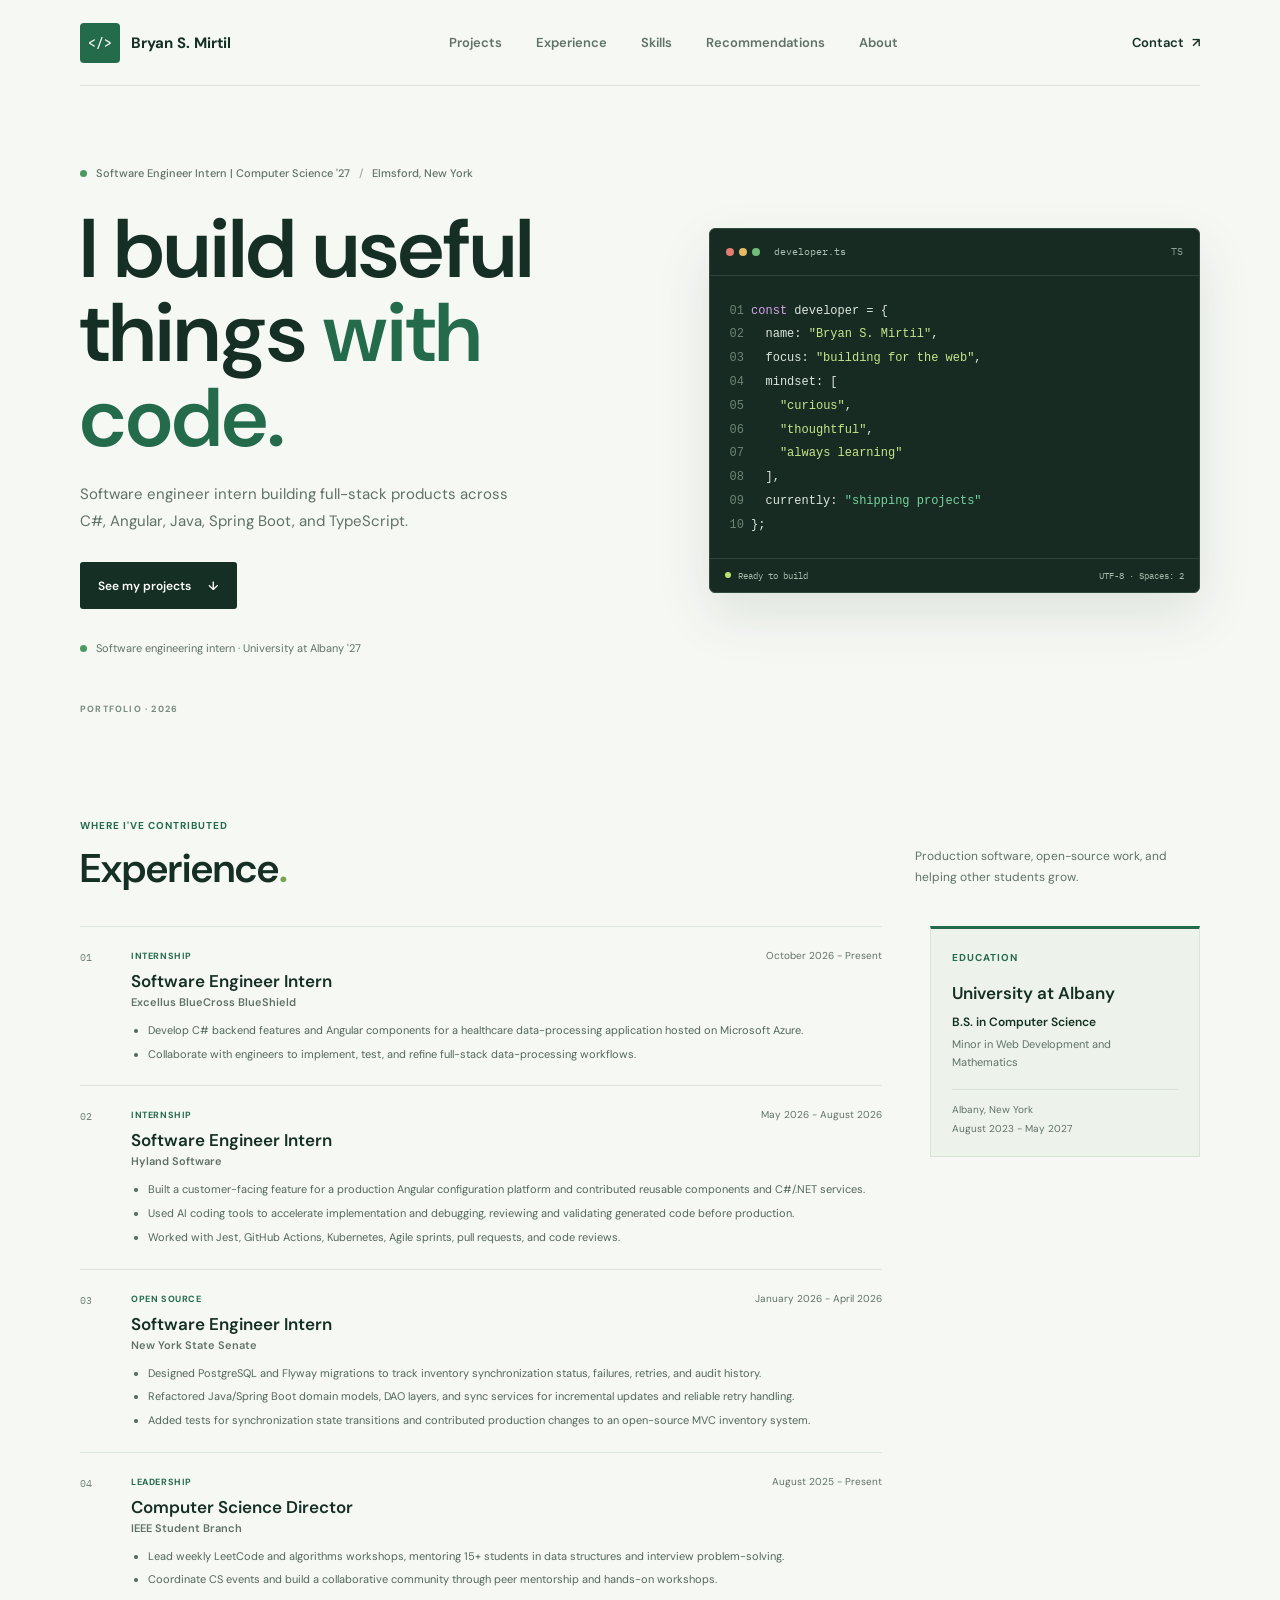
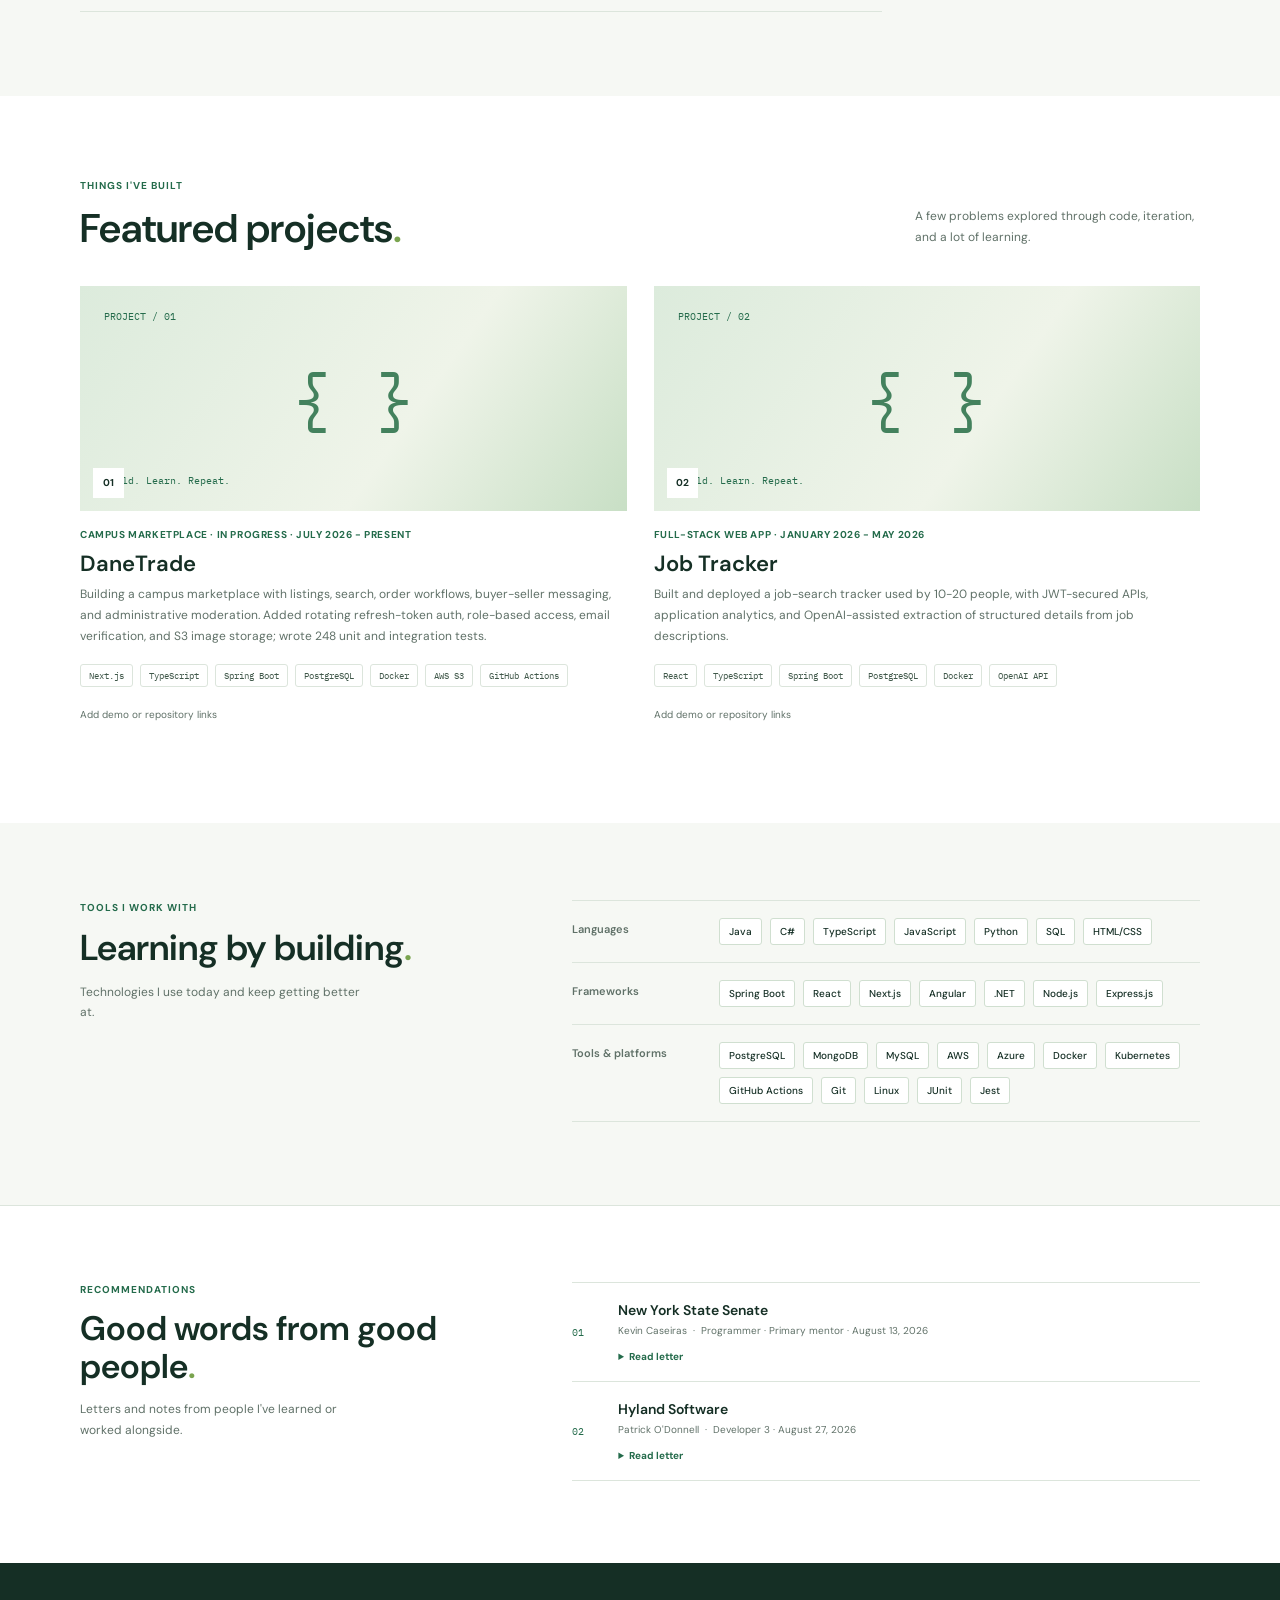
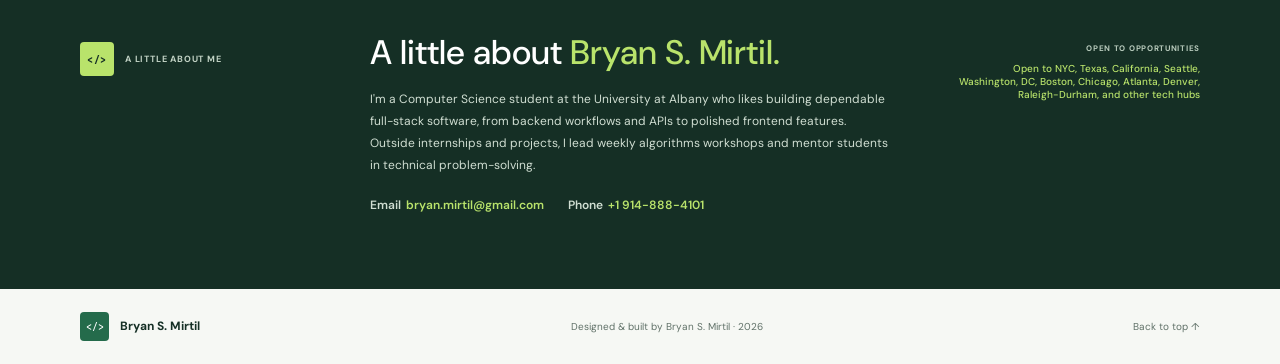
<file: index.html>
<!doctype html>
<html lang="en">
  <head>
    <meta charset="utf-8">
    <meta name="viewport" content="width=device-width, initial-scale=1">
    <meta name="theme-color" content="#f6f8f4">
    <meta name="description" content="Software engineering portfolio, projects, and contact information.">
    <title>Your Name | Software Engineer</title>
    <link rel="preconnect" href="https://fonts.googleapis.com">
    <link rel="preconnect" href="https://fonts.gstatic.com" crossorigin>
    <link href="https://fonts.googleapis.com/css2?family=DM+Sans:wght@400;500;600;700&family=IBM+Plex+Mono:wght@400;500;600&display=swap" rel="stylesheet">
    <link rel="stylesheet" href="styles.css?v=5">
    <script src="content.js?v=8" defer></script>
    <script src="app.js?v=7" defer></script>
  </head>
  <body>
    <header class="site-header">
      <a class="wordmark" href="#top" aria-label="Your Name, home"><span class="wordmark-mark" aria-hidden="true">&lt;/&gt;</span><span data-name>Your Name</span></a>
      <nav class="main-nav" aria-label="Main navigation">
        <a href="#work">Projects</a>
        <a href="#experience">Experience</a>
        <a href="#skills">Skills</a>
        <a href="#recommendations">Recommendations</a>
        <a href="#about">About</a>
      </nav>
      <a class="header-contact" href="contact.html">Contact <span aria-hidden="true">↗</span></a>
    </header>

    <main id="top">
      <section class="hero section-wrap" aria-labelledby="hero-title">
        <div class="hero-copy">
          <p class="eyebrow"><span class="status-dot" aria-hidden="true"></span><span data-role>Aspiring Software Engineer</span><span class="eyebrow-divider">/</span><span data-location>Based in your city</span></p>
          <h1 id="hero-title">I build useful things <span>with code.</span></h1>
          <p class="hero-intro" data-intro>I'm Your Name, an aspiring software engineer who enjoys turning thoughtful ideas into reliable, accessible software.</p>
          <div class="hero-actions">
            <a class="button button-dark" href="#work">See my projects <span aria-hidden="true">↓</span></a>
            <a class="text-link" data-github-link href="https://github.com/">GitHub <span aria-hidden="true">↗</span></a>
            <a class="text-link" data-linkedin-link href="https://linkedin.com/">LinkedIn <span aria-hidden="true">↗</span></a>
          </div>
          <p class="hero-note"><span class="status-dot" aria-hidden="true"></span><span data-availability>Open to internships and opportunities</span></p>
        </div>
        <div class="code-window" aria-label="A code editor showing a developer profile">
          <div class="code-titlebar"><div class="window-dots" aria-hidden="true"><i></i><i></i><i></i></div><span>developer.ts</span><span class="window-language">TS</span></div>
          <pre class="code-content"><code><span class="code-muted">01</span> <span class="code-purple">const</span> developer = {
<span class="code-muted">02</span>   name: <span class="code-string">"<span data-code-name>Your Name</span>"</span>,
<span class="code-muted">03</span>   focus: <span class="code-string">"building for the web"</span>,
<span class="code-muted">04</span>   mindset: [
<span class="code-muted">05</span>     <span class="code-string">"curious"</span>,
<span class="code-muted">06</span>     <span class="code-string">"thoughtful"</span>,
<span class="code-muted">07</span>     <span class="code-string">"always learning"</span>
<span class="code-muted">08</span>   ],
<span class="code-muted">09</span>   currently: <span class="code-green">"shipping projects"</span>
<span class="code-muted">10</span> };</code></pre>
          <div class="code-status"><span><i></i> Ready to build</span><span>UTF-8 · Spaces: 2</span></div>
        </div>
        <div class="hero-index" aria-hidden="true">PORTFOLIO · <span data-year>2026</span></div>
      </section>

      <section class="experience-section" id="experience" aria-labelledby="experience-title">
        <div class="section-wrap">
          <div class="section-heading">
            <div><p class="eyebrow section-kicker">WHERE I'VE CONTRIBUTED</p><h2 id="experience-title">Experience<span class="heading-period">.</span></h2></div>
            <p class="section-aside">Production software, open-source work, and helping other students grow.</p>
          </div>
          <div class="experience-layout">
            <div class="experience-list" id="experience-list" aria-live="polite"></div>
            <aside class="education-panel" aria-labelledby="education-title">
              <p class="eyebrow section-kicker">EDUCATION</p>
              <h3 id="education-title" data-school>University at Albany</h3>
              <p class="education-degree" data-degree>B.S. in Computer Science</p>
              <p class="education-minor" data-minor>Minor in Web Development and Mathematics</p>
              <p class="education-meta"><span data-education-location>Albany, New York</span><span data-education-dates>August 2023 – May 2027</span></p>
            </aside>
          </div>
        </div>
      </section>

      <section class="work-section" id="work" aria-labelledby="work-title">
        <div class="section-wrap">
          <div class="section-heading">
            <div>
              <p class="eyebrow section-kicker">THINGS I'VE BUILT</p>
              <h2 id="work-title">Featured projects<span class="heading-period">.</span></h2>
            </div>
            <p class="section-aside">A few problems explored through code, iteration, and a lot of learning.</p>
          </div>
          <div class="project-grid" id="project-list" aria-live="polite"></div>
        </div>
      </section>

      <section class="skills-section" id="skills" aria-labelledby="skills-title">
        <div class="section-wrap skills-layout">
          <div class="skills-heading"><p class="eyebrow section-kicker">TOOLS I WORK WITH</p><h2 id="skills-title">Learning by building<span class="heading-period">.</span></h2><p class="skills-intro">Technologies I use today and keep getting better at.</p></div>
          <div class="skills-list" id="skills-list" aria-live="polite"></div>
        </div>
      </section>

      <section class="recommendations-section" id="recommendations" aria-labelledby="recommendations-title">
        <div class="section-wrap recommendations-layout">
          <div class="recommendations-heading"><p class="eyebrow section-kicker">RECOMMENDATIONS</p><h2 id="recommendations-title">Good words from good people<span class="heading-period">.</span></h2><p class="recommendation-intro">Letters and notes from people I've learned or worked alongside.</p></div>
          <div class="recommendation-list" id="recommendation-list" aria-live="polite"></div>
        </div>
      </section>

      <section class="about-section" id="about" aria-labelledby="about-title">
        <div class="section-wrap about-layout">
          <div class="about-label"><span class="about-mark" aria-hidden="true">&lt;/&gt;</span><span>A LITTLE ABOUT ME</span></div>
          <div class="about-copy">
            <h2 id="about-title">A little about <span data-name>Your Name</span><span class="about-period">.</span></h2>
            <p data-about>I'm growing as an engineer by building projects, learning from feedback, and getting curious about how things work under the hood.</p>
            <div class="contact-links">
              <a class="about-link" data-email-link href="mailto:hello@example.com">Email <span data-email>hello@example.com</span></a>
              <a class="about-link" data-phone-link href="tel:+19148884101">Phone <span data-phone>(914) 888-4101</span></a>
            </div>
          </div>
          <div class="about-meta">
            <span>OPEN TO OPPORTUNITIES</span>
            <span
              >Open to NYC, Texas, California, Seattle, Washington, DC, Boston,
              Chicago, Atlanta, Denver, Raleigh-Durham, and other tech
              hubs</span
            >
          </div>
        </div>
      </section>
    </main>

    <footer class="site-footer section-wrap">
      <a class="wordmark footer-wordmark" href="#top"><span class="wordmark-mark" aria-hidden="true">&lt;/&gt;</span><span data-name>Your Name</span></a>
      <p>Designed &amp; built by <span data-name>Your Name</span> <span aria-hidden="true">·</span> <span data-year>2026</span></p>
      <a class="back-to-top" href="#top">Back to top ↑</a>
    </footer>
  </body>
</html>
</file>
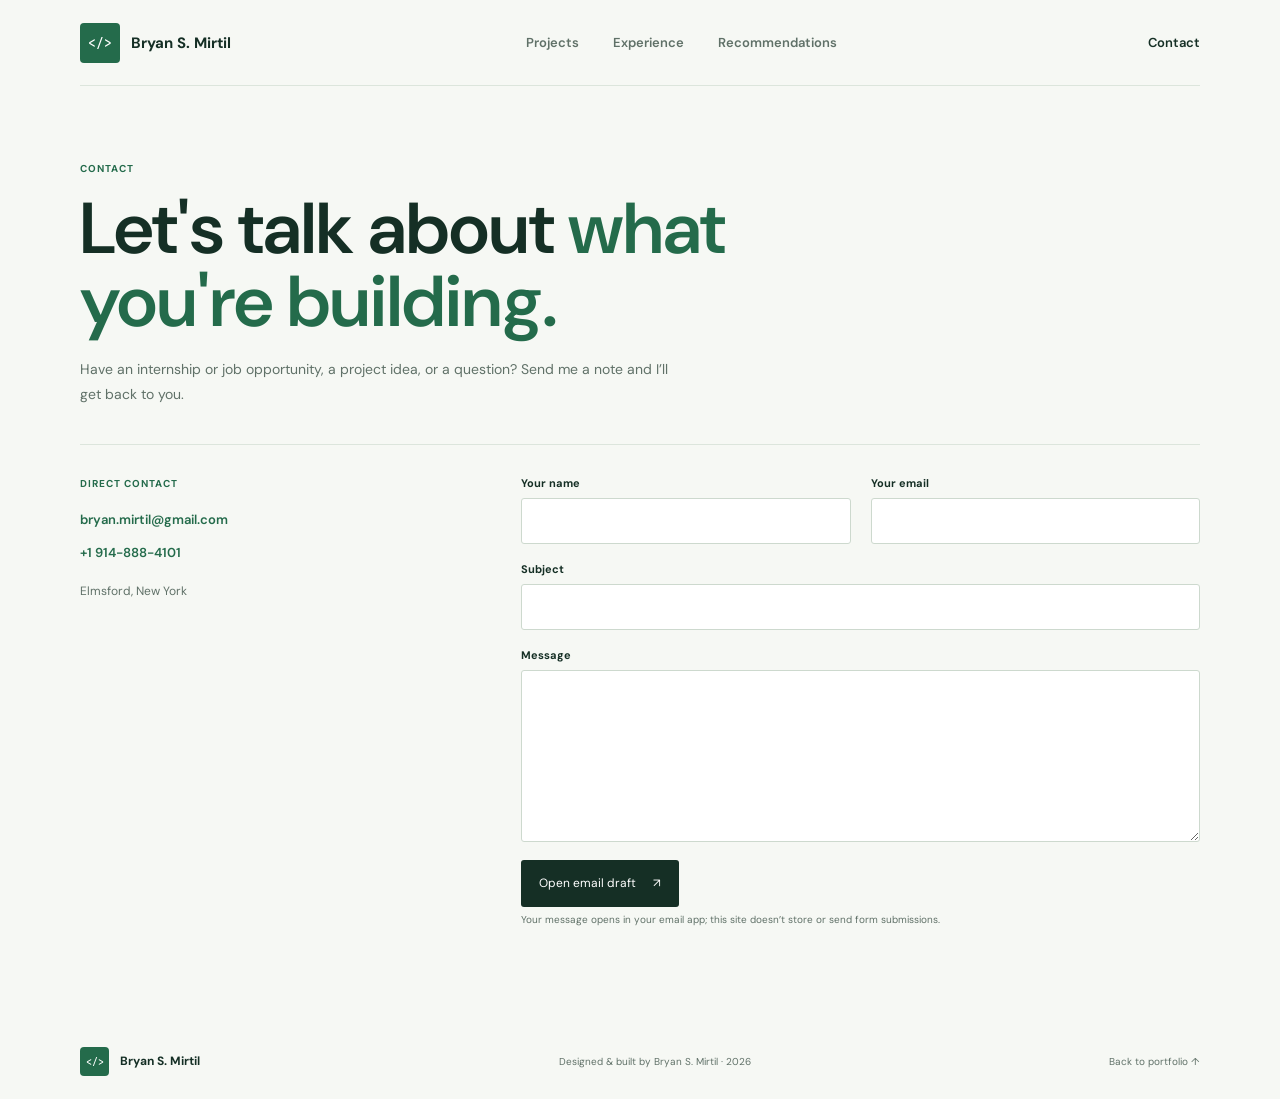
<file: contact.html>
<!doctype html>
<html lang="en">
  <head>
    <meta charset="utf-8" />
    <meta name="viewport" content="width=device-width, initial-scale=1" />
    <meta name="theme-color" content="#f6f8f4" />
    <meta
      name="description"
      content="Contact Bryan S. Mirtil about software engineering roles, projects, or collaboration."
    />
    <title>Contact Bryan S. Mirtil</title>
    <link rel="preconnect" href="https://fonts.googleapis.com" />
    <link rel="preconnect" href="https://fonts.gstatic.com" crossorigin />
    <link
      href="https://fonts.googleapis.com/css2?family=DM+Sans:wght@400;500;600;700&family=IBM+Plex+Mono:wght@400;500;600&display=swap"
      rel="stylesheet"
    />
    <link rel="stylesheet" href="styles.css?v=7" />
    <script src="content.js?v=8" defer></script>
    <script src="contact.js?v=1" defer></script>
  </head>
  <body>
    <header class="site-header">
      <a class="wordmark" href="index.html" aria-label="Bryan S. Mirtil, home"
        ><span class="wordmark-mark" aria-hidden="true">&lt;/&gt;</span
        ><span data-name>Bryan S. Mirtil</span></a
      >
      <nav class="main-nav" aria-label="Main navigation">
        <a href="index.html#work">Projects</a>
        <a href="index.html#experience">Experience</a>
        <a href="index.html#recommendations">Recommendations</a>
      </nav>
      <a class="header-contact" href="contact.html" aria-current="page"
        >Contact</a
      >
    </header>

    <main class="contact-main">
      <section class="contact-heading" aria-labelledby="contact-title">
        <p class="eyebrow section-kicker">CONTACT</p>
        <h1 id="contact-title">
          Let's talk about <span>what you're building.</span>
        </h1>
        <p>
          Have an internship or job opportunity, a project idea, or a question?
          Send me a note and I’ll get back to you.
        </p>
      </section>

      <div class="contact-layout">
        <aside class="contact-details" aria-label="Direct contact details">
          <p class="eyebrow section-kicker">DIRECT CONTACT</p>
          <a data-email-link href="mailto:bryan.mirtil@gmail.com"
            ><span data-email>bryan.mirtil@gmail.com</span></a
          >
          <a data-phone-link href="tel:+19148884101"
            ><span data-phone>(914) 888-4101</span></a
          >
          <p class="contact-location" data-location>Elmsford, New York</p>
        </aside>

        <section class="contact-form-panel" aria-label="Send a message">
          <form class="contact-form" id="contact-form">
            <div class="contact-fields">
              <div class="contact-field">
                <label for="visitor-name">Your name</label>
                <input
                  id="visitor-name"
                  name="visitorName"
                  autocomplete="name"
                  maxlength="100"
                  required
                />
              </div>
              <div class="contact-field">
                <label for="visitor-email">Your email</label>
                <input
                  id="visitor-email"
                  name="visitorEmail"
                  type="email"
                  autocomplete="email"
                  maxlength="254"
                  required
                />
              </div>
              <div class="contact-field contact-field-wide">
                <label for="message-subject">Subject</label>
                <input
                  id="message-subject"
                  name="subject"
                  maxlength="160"
                  required
                />
              </div>
              <div class="contact-field contact-field-wide">
                <label for="message-body">Message</label>
                <textarea
                  id="message-body"
                  name="message"
                  rows="7"
                  maxlength="5000"
                  required
                ></textarea>
              </div>
            </div>
            <div class="contact-submit-row">
              <button class="button button-dark" type="submit">
                Open email draft <span aria-hidden="true">↗</span>
              </button>
              <p
                class="contact-status"
                id="contact-status"
                role="status"
                aria-live="polite"
              ></p>
            </div>
          </form>
          <p class="contact-form-note">
            Your message opens in your email app; this site doesn’t store or
            send form submissions.
          </p>
          <noscript
            ><p class="contact-form-note">
              JavaScript is required for the form. Email Bryan directly at
              <a href="mailto:bryan.mirtil@gmail.com">bryan.mirtil@gmail.com</a
              >.
            </p></noscript
          >
        </section>
      </div>
    </main>

    <footer class="site-footer section-wrap">
      <a class="wordmark footer-wordmark" href="index.html"
        ><span class="wordmark-mark" aria-hidden="true">&lt;/&gt;</span
        ><span data-name>Bryan S. Mirtil</span></a
      >
      <p>
        Designed &amp; built by <span data-name>Bryan S. Mirtil</span>
        <span aria-hidden="true">·</span> <span data-year>2026</span>
      </p>
      <a class="back-to-top" href="index.html">Back to portfolio ↑</a>
    </footer>
  </body>
</html>
</file>
<file: styles.css>
:root {
  color-scheme: light;
  --paper: #f6f8f4;
  --white: #fff;
  --ink: #152f25;
  --muted: #607168;
  --green: #246b4b;
  --bright: #b9e36b;
  --line: #dce5dc;
  --mono: "IBM Plex Mono", monospace;
  --sans: "DM Sans", sans-serif;
}

* { box-sizing: border-box; }
html { scroll-behavior: smooth; }
body { margin: 0; background: var(--paper); color: var(--ink); font-family: var(--sans); -webkit-font-smoothing: antialiased; }
a { color: inherit; }
.section-wrap, .site-header { width: min(1120px, calc(100% - 72px)); margin-inline: auto; }
.site-header { min-height: 86px; display: flex; align-items: center; justify-content: space-between; gap: 30px; border-bottom: 1px solid var(--line); }
.site-header { min-height: 86px; display: flex; align-items: center; justify-content: space-between; gap: 30px; border-bottom: 1px solid var(--line); }
.wordmark { display: inline-flex; align-items: center; gap: 11px; text-decoration: none; font-size: 15px; font-weight: 700; white-space: nowrap; }
.wordmark-mark { display: grid; place-items: center; width: 40px; height: 40px; border-radius: 4px; background: var(--green); color: white; font-family: var(--mono); font-size: 13px; font-weight: 500; }
.main-nav { display: flex; align-items: center; gap: 34px; }
.main-nav a, .header-contact { font-size: 13px; font-weight: 600; text-decoration: none; }
.main-nav a { color: var(--muted); transition: color 160ms ease; }
.main-nav a:hover, .header-contact:hover, .text-link:hover { color: var(--green); }
.header-contact { padding: 13px 0 13px 16px; }
.header-contact span { margin-left: 5px; }
.hero { min-height: 560px; padding-block: 79px 85px; display: grid; grid-template-columns: 1fr 0.88fr; align-items: center; gap: 70px; position: relative; }
.hero-copy { max-width: 550px; }
.eyebrow { margin: 0; font-size: 10px; line-height: 1.5; font-weight: 700; letter-spacing: 1px; }
.hero-copy > .eyebrow { display: flex; align-items: center; flex-wrap: wrap; gap: 9px; color: var(--muted); letter-spacing: 0; font-size: 11px; font-weight: 500; }
.status-dot { display: inline-block; width: 7px; height: 7px; flex: 0 0 7px; border-radius: 50%; background: #4d9a61; }
.eyebrow-divider { color: #9baa9f; }
h1, h2, h3, p { margin-top: 0; }
h1 { max-width: 620px; margin-block: 25px 20px; font-size: clamp(56px, 6.5vw, 84px); line-height: 1.02; font-weight: 600; letter-spacing: 0; }
h1 span { color: var(--green); }
.hero-intro { max-width: 440px; margin-bottom: 27px; color: var(--muted); font-size: 15px; line-height: 1.8; }
.hero-actions { display: flex; align-items: center; flex-wrap: wrap; gap: 24px; }
.button { min-height: 47px; padding: 0 18px; display: inline-flex; align-items: center; justify-content: center; gap: 17px; border-radius: 3px; text-decoration: none; font-size: 12px; font-weight: 600; transition: transform 160ms ease, background 160ms ease; }
.button:hover { transform: translateY(-2px); }
.button-dark { background: var(--ink); color: white; }
.button-dark:hover { background: var(--green); }
.text-link, .about-link { font-size: 12px; font-weight: 600; text-decoration: none; }
.hero-note { display: flex; align-items: center; gap: 9px; margin: 32px 0 0; color: var(--muted); font-size: 11px; }
.code-window { min-width: 0; overflow: hidden; border: 1px solid #314b3e; border-radius: 6px; background: #172b22; box-shadow: 0 22px 55px #183d301c; color: #e2ece4; animation: appear 650ms ease-out both; }
.code-titlebar { height: 47px; padding: 0 16px; display: flex; align-items: center; justify-content: space-between; gap: 14px; border-bottom: 1px solid #ffffff1a; color: #aebdb1; font-family: var(--mono); font-size: 10px; }
.window-dots { display: flex; gap: 5px; }
.window-dots i { width: 8px; height: 8px; border-radius: 50%; background: #e37d72; }
.window-dots i:nth-child(2) { background: #e4ba62; }
.window-dots i:nth-child(3) { background: #71bd78; }
.window-language { margin-left: auto; color: #8ba193; }
.code-content { min-height: 267px; margin: 0; padding: 23px 20px 21px; overflow-x: auto; color: #dce7dd; font-family: var(--mono); font-size: 12px; line-height: 1.9; }
.code-muted { color: #6c8675; }
.code-purple { color: #d5a4eb; }
.code-string { color: #c9e58b; }
.code-green { color: #77d3a0; }
.code-status { min-height: 34px; padding: 0 15px; display: flex; align-items: center; justify-content: space-between; gap: 10px; border-top: 1px solid #ffffff1a; color: #a8b9ac; font-family: var(--mono); font-size: 9px; }
.code-status span:first-child { display: flex; align-items: center; gap: 7px; }
.code-status i { width: 6px; height: 6px; border-radius: 50%; background: var(--bright); }
.hero-index { position: absolute; bottom: 25px; left: 0; color: #788a7d; font-size: 9px; font-weight: 700; letter-spacing: 1.2px; }
.experience-section { padding-block: 78px 84px; }
.experience-layout { display: grid; grid-template-columns: minmax(0, 1fr) 270px; align-items: start; gap: 48px; }
.experience-list { border-top: 1px solid var(--line); }
.experience-item { padding: 22px 0; display: grid; grid-template-columns: 34px minmax(0, 1fr); gap: 17px; border-bottom: 1px solid var(--line); }
.experience-number { padding-top: 2px; color: #718576; font-family: var(--mono); font-size: 10px; }
.experience-meta { display: flex; align-items: baseline; justify-content: space-between; flex-wrap: wrap; gap: 6px 16px; color: var(--muted); font-size: 10px; }
.experience-kind { color: var(--green); font-size: 9px; font-weight: 700; letter-spacing: 0.6px; text-transform: uppercase; }
.experience-details h3 { margin: 8px 0 3px; font-size: 17px; font-weight: 600; }
.experience-organization { margin: 0 0 12px; color: var(--muted); font-size: 11px; font-weight: 600; }
.experience-details ul { margin: 0; padding-left: 17px; color: #52665a; font-size: 11px; line-height: 1.7; }
.experience-details li + li { margin-top: 5px; }
.education-panel { padding: 21px; border: 1px solid #d7e4d6; border-top: 3px solid var(--green); background: #edf3eb; }
.education-panel .section-kicker { margin-bottom: 17px; }
.education-panel h3 { margin: 0 0 9px; font-size: 17px; font-weight: 600; }
.education-degree { margin: 0 0 5px; color: var(--ink); font-size: 12px; font-weight: 600; line-height: 1.5; }
.education-minor { margin: 0; color: var(--muted); font-size: 11px; line-height: 1.6; }
.education-meta { margin: 18px 0 0; padding-top: 13px; display: grid; gap: 6px; border-top: 1px solid #d5e1d3; color: var(--muted); font-size: 10px; }
.work-section { padding-block: 82px 93px; background: var(--white); }
.section-heading { margin-bottom: 36px; display: flex; align-items: end; justify-content: space-between; gap: 35px; }
.section-kicker { margin-bottom: 13px; color: var(--green); }
h2 { margin-bottom: 0; font-size: 40px; line-height: 1.1; font-weight: 600; letter-spacing: 0; }
.heading-period, .about-period { color: #7aa44f; }
.section-aside { max-width: 285px; margin-bottom: 3px; color: var(--muted); font-size: 12px; line-height: 1.7; }
.project-grid { display: grid; grid-template-columns: repeat(2, minmax(0, 1fr)); gap: 42px 27px; }
.project-item { min-width: 0; }
.project-image { height: 225px; position: relative; display: grid; place-items: center; overflow: hidden; background: #e8efe7; }
.project-image img { width: 100%; height: 100%; display: block; object-fit: cover; }
.project-art-code { width: 100%; height: 100%; padding: 24px; display: flex; flex-direction: column; align-items: flex-start; justify-content: space-between; background: linear-gradient(125deg, #dcebdc, #eff4e9 60%, #c8dfc5); color: var(--green); font-family: var(--mono); font-size: 10px; }
.project-art-code strong { align-self: center; color: #43815d; font-size: 68px; font-weight: 400; }
.project-number { position: absolute; left: 13px; bottom: 13px; min-width: 31px; height: 30px; display: grid; place-items: center; background: white; color: var(--ink); font-size: 10px; font-weight: 700; }
.project-meta { margin-top: 17px; color: var(--green); font-size: 10px; font-weight: 700; letter-spacing: 0.6px; text-transform: uppercase; }
.project-item h3 { margin: 9px 0 7px; font-size: 22px; line-height: 1.25; font-weight: 600; }
.project-description { min-height: 42px; max-width: 540px; margin-bottom: 15px; color: var(--muted); font-size: 12px; line-height: 1.75; }
.project-technologies { min-height: 27px; display: flex; flex-wrap: wrap; align-items: center; gap: 7px; }
.project-technologies span { padding: 5px 8px; border: 1px solid var(--line); border-radius: 3px; color: #40584a; font-family: var(--mono); font-size: 9px; }
.project-links { min-height: 31px; margin-top: 10px; display: flex; flex-wrap: wrap; align-items: center; gap: 18px; }
.project-link { display: inline-flex; align-items: center; gap: 6px; color: var(--green); font-size: 11px; font-weight: 700; text-decoration: none; }
.project-link:hover { color: #548b4c; }
.project-link-muted, .project-link-placeholder { color: var(--muted); }
.project-link-placeholder { font-size: 10px; }
.empty-state { margin: 0; padding: 24px 0; color: var(--muted); font-size: 13px; line-height: 1.7; }
.empty-state code { padding: 2px 5px; background: #edf2eb; color: var(--green); font-family: var(--mono); font-size: 11px; }
.skills-section { padding-block: 77px 83px; border-bottom: 1px solid var(--line); }
.skills-layout { display: grid; grid-template-columns: 0.8fr 1.2fr; gap: 74px; }
.skills-heading h2 { max-width: 370px; font-size: 36px; }
.skills-intro { max-width: 280px; margin: 14px 0 0; color: var(--muted); font-size: 12px; line-height: 1.7; }
.skills-list { border-top: 1px solid var(--line); }
.skill-group { padding: 17px 0; display: grid; grid-template-columns: 125px 1fr; gap: 22px; border-bottom: 1px solid var(--line); }
.skill-group h3 { margin: 4px 0 0; color: var(--muted); font-size: 11px; font-weight: 600; }
.skill-group ul { margin: 0; padding: 0; display: flex; flex-wrap: wrap; gap: 8px; list-style: none; }
.skill-group li { padding: 6px 9px; border: 1px solid #d0dfd0; border-radius: 3px; background: white; color: var(--ink); font-size: 10px; font-weight: 500; }
.recommendations-section { padding-block: 76px 82px; background: white; }
.recommendations-layout { display: grid; grid-template-columns: 0.8fr 1.2fr; gap: 74px; }
.recommendations-heading h2 { max-width: 390px; font-size: 34px; }
.recommendation-intro { max-width: 300px; margin: 14px 0 0; color: var(--muted); font-size: 12px; line-height: 1.75; }
.recommendation-list { border-top: 1px solid var(--line); }
.recommendation-item { padding: 18px 0; display: grid; grid-template-columns: 32px minmax(0, 1fr) auto; align-items: center; gap: 14px; border-bottom: 1px solid var(--line); }
.recommendation-number { color: var(--green); font-family: var(--mono); font-size: 10px; }
.recommendation-item h3 { margin: 0 0 5px; font-size: 14px; font-weight: 600; }
.recommendation-item p { margin: 0; color: var(--muted); font-size: 10px; }
.recommendation-item p span { padding-inline: 3px; }
.recommendation-item > a { display: inline-flex; align-items: center; gap: 6px; color: var(--green); font-size: 10px; font-weight: 700; text-decoration: none; white-space: nowrap; }
.recommendation-item > a:hover { color: #548b4c; }
.recommendations-empty { padding-block: 19px; }
.recommendation-letter { margin-top: 13px; }
.recommendation-letter summary { width: fit-content; color: var(--green); cursor: pointer; font-size: 10px; font-weight: 700; list-style-position: inside; }
.recommendation-letter summary:hover { color: #548b4c; }
.letter-body { max-width: 650px; padding: 12px 15px; border-left: 2px solid #91b56b; background: #f5f8f2; }
.letter-body p { margin: 0 0 11px; color: #43564a; font-size: 11px; line-height: 1.75; }
.letter-body p:last-child { margin-bottom: 0; white-space: pre-line; }
.about-section { padding-block: 71px 76px; background: var(--ink); color: white; }
.about-layout { display: grid; grid-template-columns: 0.55fr 1.2fr 0.55fr; align-items: start; gap: 42px; }
.about-label { padding-top: 8px; display: flex; align-items: center; gap: 11px; color: #c1d2c4; font-size: 9px; font-weight: 700; letter-spacing: 0.8px; }
.about-mark { width: 34px; height: 34px; flex: 0 0 34px; display: grid; place-items: center; border-radius: 4px; background: var(--bright); color: var(--ink); font-family: var(--mono); font-size: 10px; }
.about-copy h2 { margin-bottom: 16px; font-size: 34px; font-weight: 500; }
.about-copy h2 [data-name] { color: var(--bright); }
.about-period { color: var(--bright); }
.about-copy > p { max-width: 520px; margin-bottom: 20px; color: #d0ded2; font-size: 12px; line-height: 1.85; }
.about-link { display: inline-flex; flex-wrap: wrap; gap: 5px; color: #d0ded2; }
.about-link span { color: var(--bright); }
.contact-links { display: flex; flex-wrap: wrap; gap: 9px 24px; }
.about-meta { padding-top: 9px; display: grid; justify-items: end; gap: 9px; color: #b9cbbd; font-size: 8px; font-weight: 700; letter-spacing: 0.7px; text-align: right; }
.about-meta span:last-child { color: var(--bright); font-size: 10px; font-weight: 500; letter-spacing: 0; }
.site-footer { min-height: 75px; display: flex; align-items: center; justify-content: space-between; gap: 20px; }
.footer-wordmark { font-size: 12px; }
.footer-wordmark .wordmark-mark { width: 29px; height: 29px; font-size: 10px; }
.site-footer p, .back-to-top { margin: 0; color: var(--muted); font-size: 10px; text-decoration: none; }
.back-to-top:hover { color: var(--green); }
a:focus-visible { outline: 3px solid #82aa56; outline-offset: 4px; }
@keyframes appear { from { opacity: 0; transform: translateY(12px); } to { opacity: 1; transform: translateY(0); } }

@media (max-width: 850px) {
  .section-wrap, .site-header { width: min(100% - 48px, 680px); }
  .site-header { gap: 16px; }
  .main-nav { gap: 18px; }
  .hero { min-height: auto; grid-template-columns: 1fr 0.92fr; gap: 32px; padding-block: 67px 79px; }
  h1 { font-size: 58px; }
  .code-content { padding-inline: 14px; font-size: 10px; }
    .experience-layout { grid-template-columns: minmax(0, 1fr) 225px; gap: 24px; }
  .project-image { height: 190px; }
  .skills-layout { gap: 35px; }
  .about-layout { grid-template-columns: 0.65fr 1.35fr; gap: 25px; }
  .about-meta { grid-column: 2; justify-items: start; text-align: left; padding-top: 0; }
}
@media (max-width: 600px) {
  .section-wrap, .site-header { width: calc(100% - 40px); }
  .site-header { min-height: 78px; flex-wrap: wrap; gap: 8px 12px; padding-block: 10px; }
  .wordmark { font-size: 13px; }
  .wordmark-mark { width: 34px; height: 34px; }
  .header-contact { margin-left: auto; padding: 8px 0 8px 8px; font-size: 11px; }
  .main-nav { order: 3; width: 100%; justify-content: space-between; gap: 12px; padding-top: 3px; }
  .main-nav a { font-size: 10px; }
  .hero { display: flex; flex-direction: column; align-items: stretch; gap: 32px; padding-block: 51px 62px; }
  .hero-copy > .eyebrow { font-size: 10px; }
  h1 { margin-block: 22px 15px; font-size: 53px; }
  .hero-intro { margin-bottom: 21px; font-size: 13px; }
  .hero-actions { gap: 18px; }
  .hero-note { margin-top: 24px; }
  .code-content { min-height: 248px; padding: 19px 14px; font-size: 10px; }
  .hero-index { bottom: 19px; }
  .work-section { padding-block: 62px 68px; }
  .section-heading { display: block; margin-bottom: 27px; }
  h2 { font-size: 34px; }
  .section-aside { max-width: 330px; margin-top: 12px; }
  .project-grid { grid-template-columns: 1fr; gap: 34px; }
  .project-image { height: auto; aspect-ratio: 1.55; }
  .project-item h3 { font-size: 21px; }
  .project-description { min-height: 0; }
    .experience-section { padding-block: 61px 68px; }
    .experience-layout { display: block; }
    .education-panel { margin-top: 26px; }
    .experience-item { grid-template-columns: 26px minmax(0, 1fr); gap: 11px; }
    .experience-meta { font-size: 9px; }
    .experience-details h3 { font-size: 16px; }
    .experience-details ul { font-size: 10px; }
  .skills-section { padding-block: 61px 68px; }
  .skills-layout { display: block; }
  .skills-heading h2 { font-size: 32px; }
  .skills-intro { margin-bottom: 23px; }
  .skill-group { grid-template-columns: 90px 1fr; gap: 12px; }
  .recommendations-section { padding-block: 61px 68px; }
  .recommendations-layout { display: block; }
  .recommendations-heading h2 { font-size: 30px; }
  .recommendation-intro { margin-bottom: 22px; }
  .recommendation-item { grid-template-columns: 25px minmax(0, 1fr); gap: 10px; }
  .recommendation-item > a { grid-column: 2; }
  .about-section { padding-block: 53px 58px; }
  .about-layout { display: flex; flex-direction: column; gap: 21px; }
  .about-copy h2 { font-size: 30px; }
  .about-meta { padding: 0 0 0 45px; }
  .site-footer { min-height: 72px; flex-wrap: wrap; gap: 12px; }
  .site-footer p, .back-to-top { font-size: 9px; }
}
  .contact-main { width: min(1120px, calc(100% - 72px)); min-height: calc(100vh - 162px); margin-inline: auto; padding-block: 75px 96px; }
  .contact-heading { max-width: 780px; padding-bottom: 37px; }
  .contact-heading .section-kicker { margin-bottom: 16px; }
  .contact-heading h1 { max-width: 760px; margin: 0 0 18px; font-size: clamp(48px, 6vw, 72px); }
  .contact-heading h1 span { color: var(--green); }
  .contact-heading > p:last-child { max-width: 600px; margin: 0; color: var(--muted); font-size: 14px; line-height: 1.8; }
  .contact-layout { padding-top: 31px; display: grid; grid-template-columns: minmax(210px, 0.7fr) minmax(0, 1.3fr); gap: 76px; border-top: 1px solid var(--line); }
  .contact-details { display: grid; align-content: start; justify-items: start; gap: 16px; }
  .contact-details .section-kicker { margin-bottom: 4px; }
  .contact-details > a { color: var(--green); font-size: 13px; font-weight: 600; text-decoration: none; overflow-wrap: anywhere; }
  .contact-details > a:hover { color: #548b4c; }
  .contact-location { margin: 6px 0 0; color: var(--muted); font-size: 12px; }
  .contact-form-panel { min-width: 0; }
  .contact-form { display: grid; gap: 18px; }
  .contact-fields { display: grid; grid-template-columns: repeat(2, minmax(0, 1fr)); gap: 18px 20px; }
  .contact-field { min-width: 0; display: grid; gap: 8px; }
  .contact-field-wide { grid-column: 1 / -1; }
  .contact-field label { color: var(--ink); font-size: 11px; font-weight: 700; }
  .contact-field input, .contact-field textarea { width: 100%; min-height: 46px; padding: 12px 13px; border: 1px solid #cdd9ce; border-radius: 3px; background: white; color: var(--ink); font: inherit; font-size: 13px; }
  .contact-field textarea { min-height: 170px; resize: vertical; line-height: 1.6; }
  .contact-field input::placeholder, .contact-field textarea::placeholder { color: #88968c; }
  .contact-field input:focus-visible, .contact-field textarea:focus-visible { outline: 2px solid #7eaa60; outline-offset: 2px; }
  .contact-submit-row { display: flex; align-items: center; flex-wrap: wrap; gap: 15px 22px; }
  .contact-submit-row .button { border: 0; cursor: pointer; font: inherit; font-size: 12px; }
  .contact-status, .contact-form-note { margin: 0; color: var(--muted); font-size: 10px; line-height: 1.6; }
  .contact-form-note { margin-top: 5px; }
  @media (max-width: 850px) {
    .contact-main { width: min(100% - 48px, 680px); }
    .contact-layout { grid-template-columns: minmax(180px, 0.65fr) minmax(0, 1.35fr); gap: 34px; }
  }
  @media (max-width: 600px) {
    .contact-main { width: calc(100% - 40px); padding-block: 53px 70px; }
    .contact-heading { padding-bottom: 29px; }
    .contact-heading h1 { font-size: 45px; }
    .contact-layout { display: flex; flex-direction: column; gap: 31px; padding-top: 25px; }
    .contact-details { gap: 12px; }
    .contact-fields { grid-template-columns: 1fr; gap: 15px; }
    .contact-field-wide { grid-column: auto; }
    .contact-field textarea { min-height: 145px; }
  }
  @media (prefers-reduced-motion: reduce) {
  *, *::before, *::after { scroll-behavior: auto !important; animation-duration: 0.01ms !important; transition-duration: 0.01ms !important; }
}
</file>
